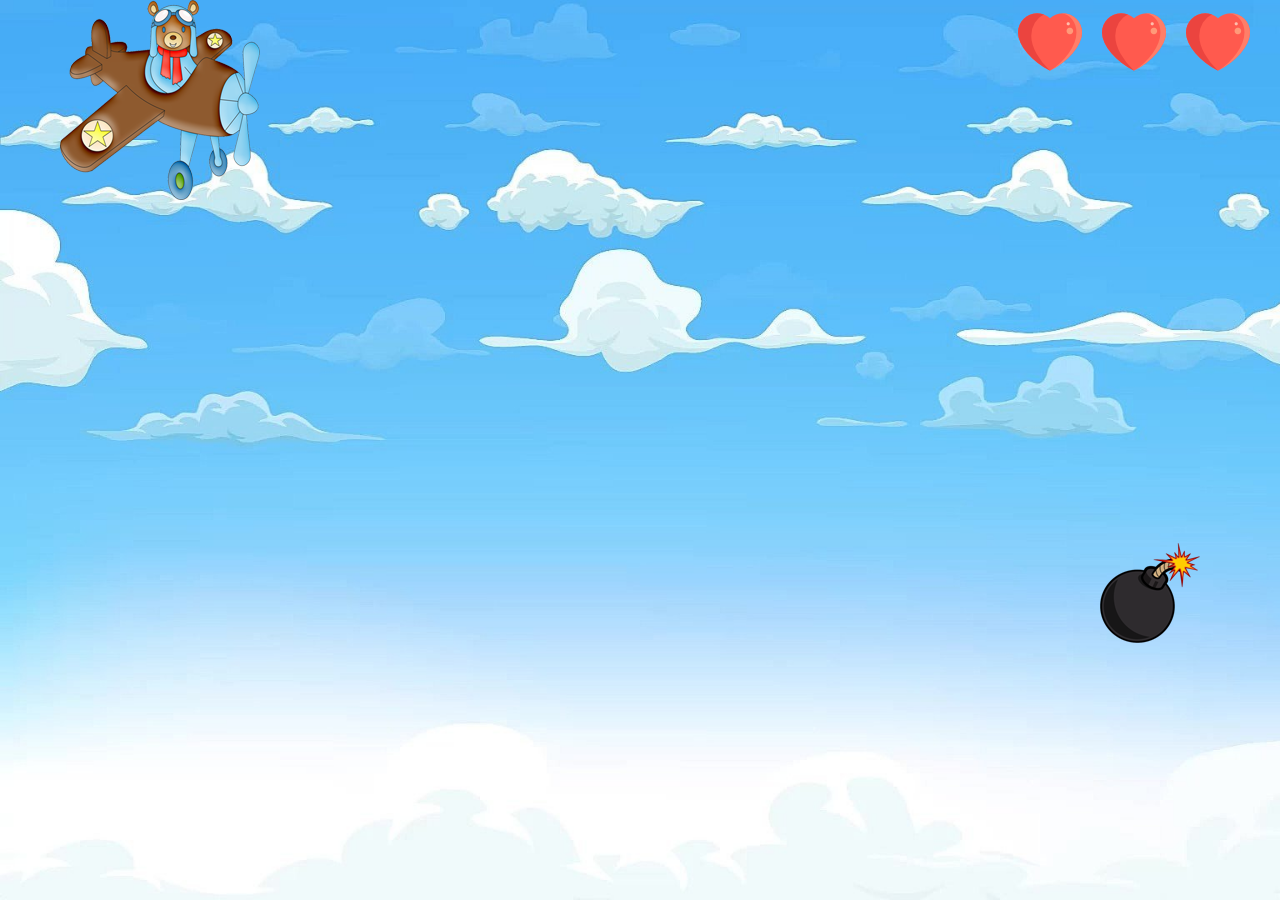
<file: Game/index.html>
<!DOCTYPE html>
<html lang="ru">

<head>
    <title>Super Game!</title>
    <link rel="stylesheet" type="text/css" href="styles.css">
</head>

<body>

    <div class="player"></div>

    <div id="health">
        <span></span>
        <span></span>
        <span></span>
    </div>

<script type="text/javascript" src="scripts.js"></script>
</body>
</html>
</file>
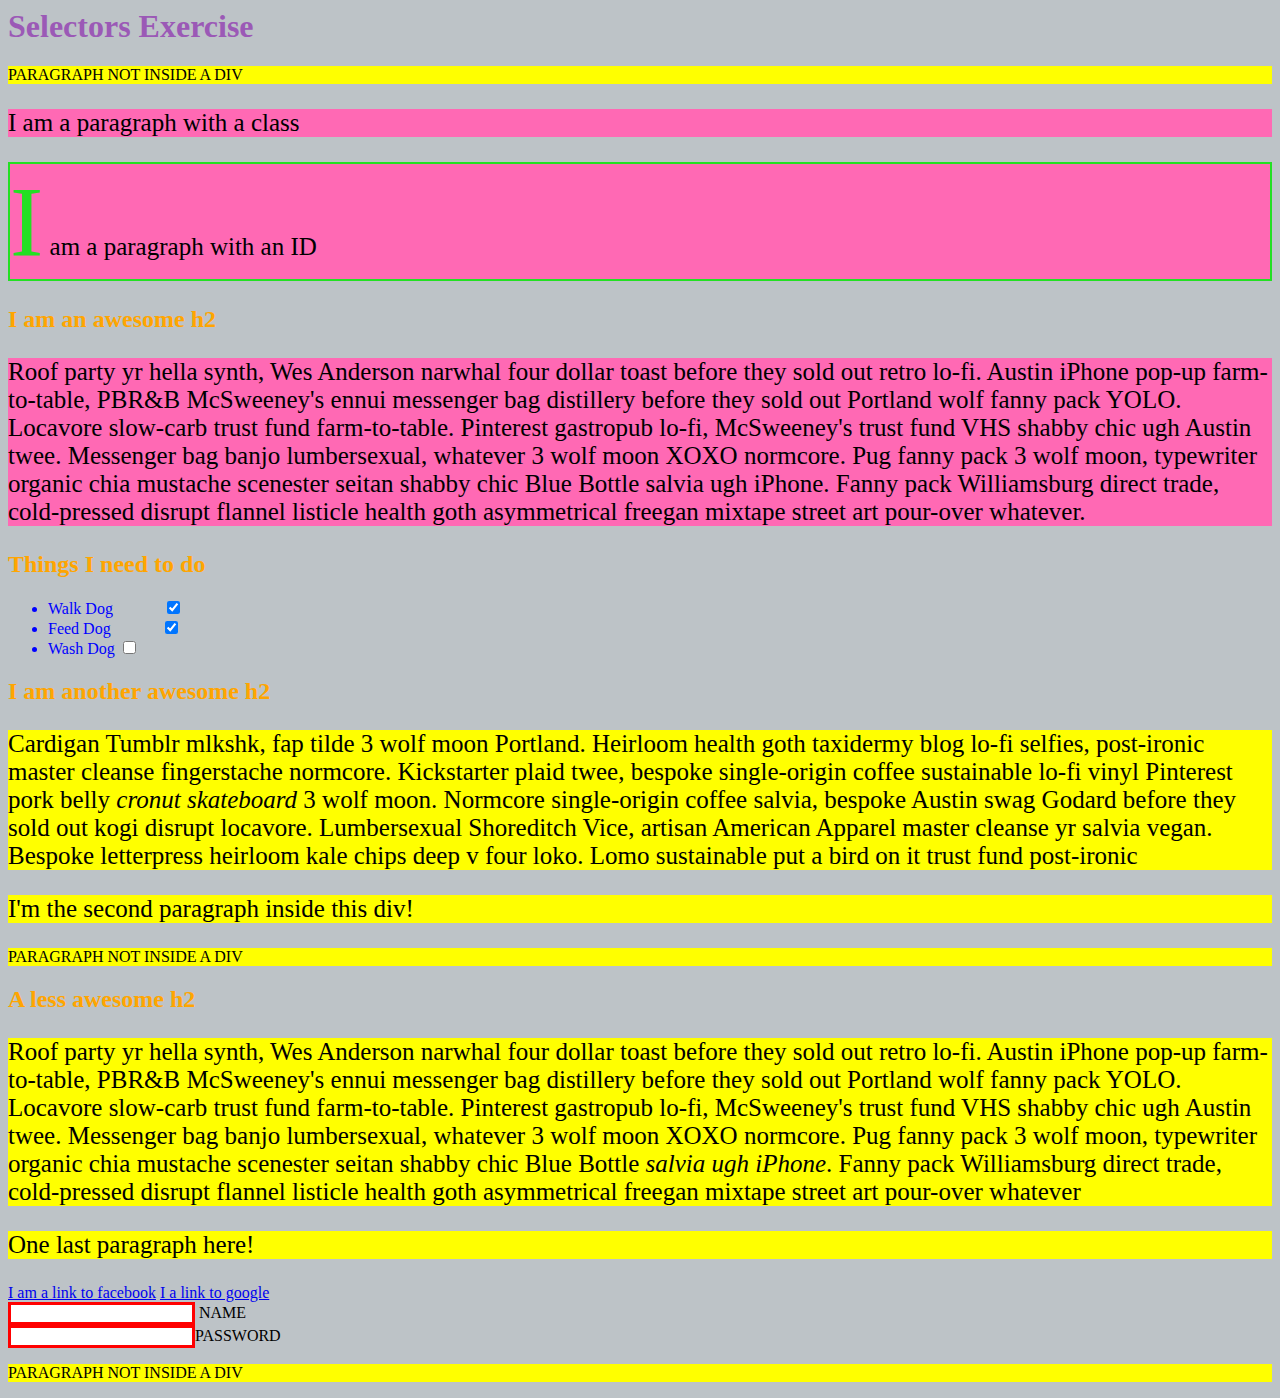
<file: Task-03_CSS_Selectors/index.html>
<html>

<head>
    <meta charset="UTF-8" />
    <title>Selectors Exercise</title>
    <link rel="stylesheet" type="text/css" href="styles.css" media="all"/>
</head>

<body>
    <h1>Selectors Exercise</h1>
    <p>PARAGRAPH NOT INSIDE A DIV</p>
    <div>
        <p class="hello">I am a paragraph with a class</p>
        <p id="special">I am a paragraph with an ID</p>
        <h2>I am an awesome h2</h2>
        <p>
            Roof party yr hella synth, Wes Anderson narwhal four dollar toast before
            they sold out retro lo-fi. Austin iPhone pop-up farm-to-table, PBR&B
            McSweeney's ennui messenger bag distillery before they sold out Portland
            wolf fanny pack YOLO. Locavore slow-carb trust fund farm-to-table.
            Pinterest gastropub lo-fi, McSweeney's trust fund VHS shabby chic ugh
            Austin twee. Messenger bag banjo lumbersexual, whatever 3 wolf moon XOXO
            normcore. Pug fanny pack 3 wolf moon, typewriter organic chia mustache
            scenester seitan shabby chic Blue Bottle salvia ugh iPhone. Fanny pack
            Williamsburg direct trade, cold-pressed disrupt flannel listicle health
            goth asymmetrical freegan mixtape street art pour-over whatever.
        </p>
    </div>
    <div>
        <h2>Things I need to do</h2>
        <ul>
            <li>Walk Dog <input type="checkbox" checked /></li>
            <li>Feed Dog <input type="checkbox" checked /></li>
            <li>Wash Dog <input type="checkbox" /></li>
        </ul>
    </div>
    <div>
        <h2>I am another awesome h2</h2>
        <p>
            Cardigan Tumblr mlkshk, fap tilde 3 wolf moon Portland. Heirloom health
            goth taxidermy blog lo-fi selfies, post-ironic master cleanse
            fingerstache normcore. Kickstarter plaid twee, bespoke single-origin
            coffee sustainable lo-fi vinyl Pinterest pork belly
            <em>cronut skateboard</em> 3 wolf moon. Normcore single-origin coffee
            salvia, bespoke Austin swag Godard before they sold out kogi disrupt
            locavore. Lumbersexual Shoreditch Vice, artisan American Apparel master
            cleanse yr salvia vegan. Bespoke letterpress heirloom kale chips deep v
            four loko. Lomo sustainable put a bird on it trust fund post-ironic
        </p>
        <p>I'm the second paragraph inside this div!</p>
    </div>
    <p>PARAGRAPH NOT INSIDE A DIV</p>
    <div>
        <h2>A less awesome h2</h2>
        <p>
            Roof party yr hella synth, Wes Anderson narwhal four dollar toast before
            they sold out retro lo-fi. Austin iPhone pop-up farm-to-table, PBR&B
            McSweeney's ennui messenger bag distillery before they sold out Portland
            wolf fanny pack YOLO. Locavore slow-carb trust fund farm-to-table.
            Pinterest gastropub lo-fi, McSweeney's trust fund VHS shabby chic ugh
            Austin twee. Messenger bag banjo lumbersexual, whatever 3 wolf moon XOXO
            normcore. Pug fanny pack 3 wolf moon, typewriter organic chia mustache
            scenester seitan shabby chic Blue Bottle <em>salvia ugh iPhone</em>.
            Fanny pack Williamsburg direct trade, cold-pressed disrupt flannel
            listicle health goth asymmetrical freegan mixtape street art pour-over
            whatever
        </p>
        <p>One last paragraph here!</p>
        <a href="https://www.facebook.com" target="_blank">I am a link to facebook</a>
        <a href="https://www.google.com" target="_blank">I a link to google</a><br />
        <input type="text" name="name" id="name" /><label for="name"> Name</label><br />
        <input type="password" name="password" id="password" /><label for="password">Password</label>
    </div>
    <p>PARAGRAPH NOT INSIDE A DIV</p>
</body>

</html>
</file>
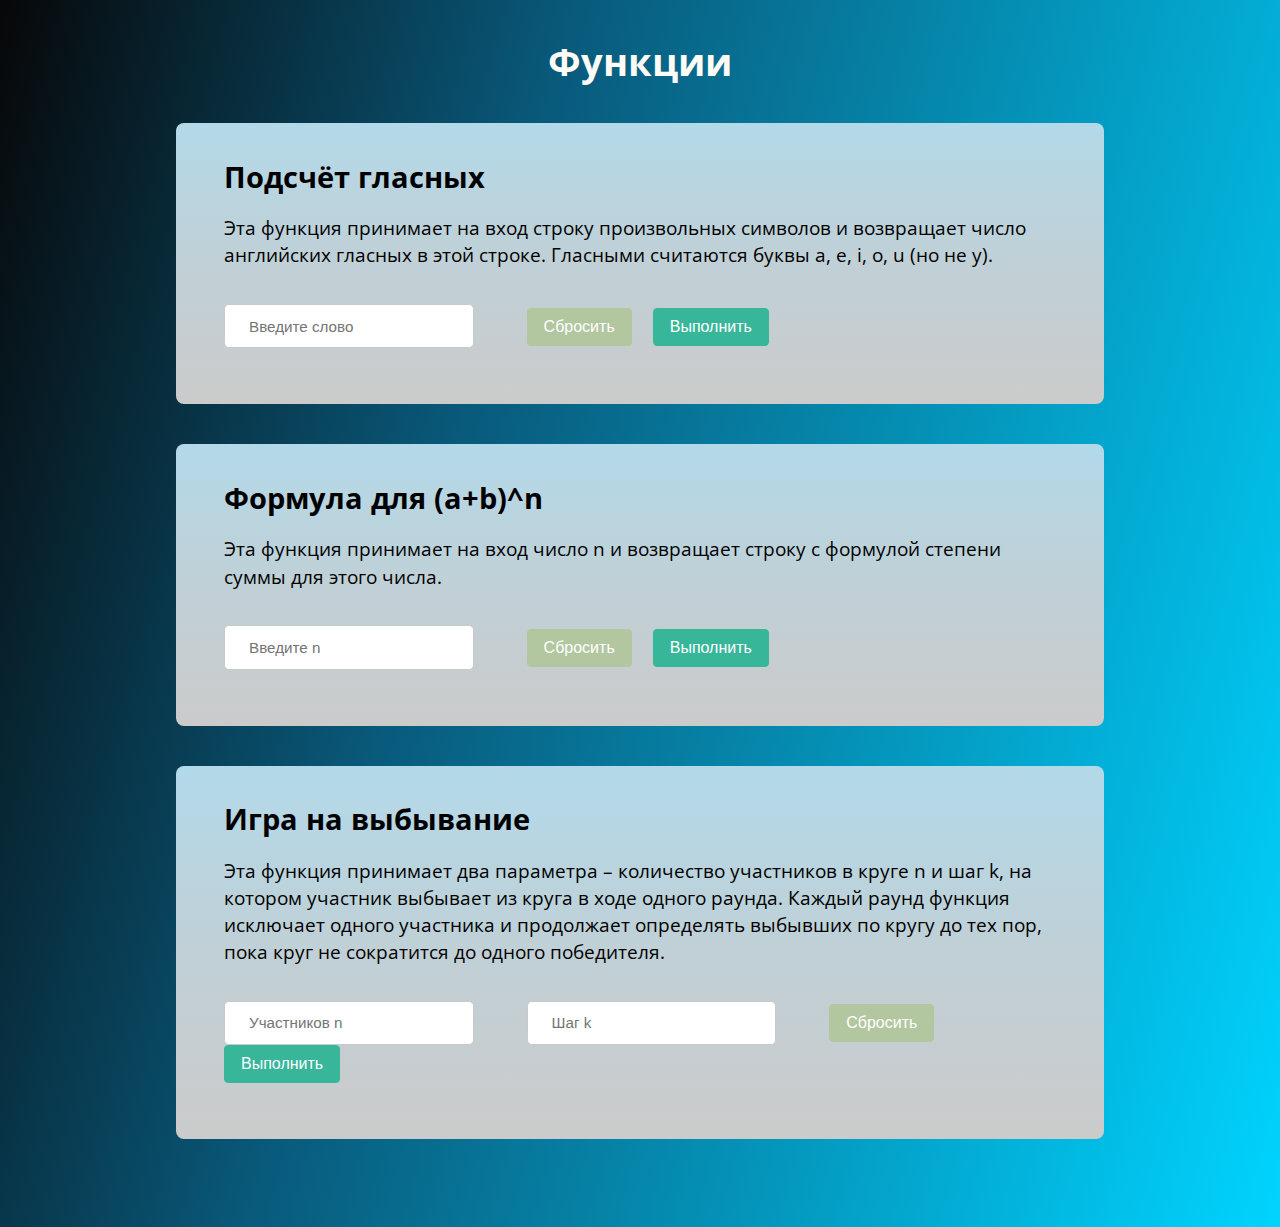
<file: Task-09_JS_and_DOM/index.html>
<!DOCTYPE html>
<html lang="en">

<head>
    <meta charset="UTF-8">
    <meta http-equiv="X-UA-Compatible" content="IE=edge">
    <meta name="viewport" content="width=device-width, initial-scale=1.0">
    <link rel="preconnect" href="https://fonts.googleapis.com">
    <link rel="preconnect" href="https://fonts.gstatic.com" crossorigin>
    <link href="https://fonts.googleapis.com/css2?family=Open+Sans:wght@300;400;600&family=Roboto:wght@100;300;400;500;700&display=swap" rel="stylesheet">
    <link rel="stylesheet" href="styles.css">
    <title>Task-9</title>
</head>

<body>
    <h1 class="title">Функции</h1>
    <div class="func-block">
        <h2>Подсчёт гласных</h2>
        <p>
            Эта функция принимает на вход строку произвольных символов и возвращает число английских гласных в этой
            строке.
            Гласными считаются буквы a, e, i, o, u (но не y).
        </p>
        <input id="vowel" type="text" placeholder="Введите слово">
        <button class="clearVowel">Сбросить</button>
        <button class="vowel-btn">Выполнить</button>
        <div class="vowelResult result"></div>
    </div>
    <div class="func-block">
        <h2>Формула для (a+b)^n</h2>
        <p>
            Эта функция принимает на вход число n и возвращает строку с формулой степени суммы для этого числа.
        </p>
        <input id="degree" type="number" placeholder="Введите n">
        <button class="clearDegree">Сбросить</button>
        <button class="degree-btn">Выполнить</button>
        <div class="degreeResult result"></div>
    </div>
    <div class="func-block">
        <h2>Игра на выбывание</h2>
        <p>
            Эта функция принимает два параметра – количество участников в круге n и шаг k,
            на котором участник выбывает из круга в ходе одного раунда. Каждый раунд функция исключает одного участника
            и продолжает определять выбывших по кругу до тех пор, пока круг не сократится до одного победителя.
        </p>
        <input id="eleminateN" type="number" placeholder="Участников n" min="1">
        <input id="eleminateM" type="number" placeholder="Шаг k" min="1">
        <button class="clearEleminate">Сбросить</button>
        <button class="eleminate-btn">Выполнить</button>
        <div class="eleminateResult result"></div>
    </div>
    <script src="script.js"></script>
</body>

</html>
</file>
<file: Game/styles.css>
html, body {
    height: 100%;
    width: 100%;
    margin: 0;
    padding: 0;
}

body {
    background: url(images/background.jpg);
    background-size: cover;
    position: relative;
}

.gameover {
    background: black, url(images/gameover.jpg);
    background-size: cover;
    position: relative;
}

.player {
    height: 200px;
    width: 200px;
    position: absolute;
    top: calc(50%-225px);
    left: 60px;
    background: url(images/player.png);
}

.enemy {
    position: absolute;
    top: calc(50% - 85)px;
    right: 20px;
    width: 100px;
    height: 100px;
    background: url(images/bomb.png);
    -webkit-transition: all 0.1s;
    -moz-transition: all 0.1s;
    transition: all 0.1s;
}

.bullet {
    width: 50px;
    height: 25px;
    background: url(images/bullet.png);
    position: absolute;
    top: 20%;
    left: 250px;
    z-index: 5;
}

.boom {
  background: url(images/boom.gif);
  position: absolute;
  width: 200px;
  height: 200px;
}

#health {
  position: absolute;
  top: 20 px;
  right: 20px;

}

#health span {
  display: block;
  margin: 10px;
  float: left;
  width: 64px;
  height: 64px;
  background: url(images/heart.png);
  background-size: cover;
}
</file>
<file: Task-03_CSS_Selectors/styles.css>
body {background: #bdc3c7;}
h1 {color: #9b59b6;}
h2 {color: orange}
li {color: blue}
p {background-color: yellow;}
input {border-color: red; border-width: 3px; border-style: solid;}
.hello {background: white;}
#special {border-color: rgb(35, 224, 35); border-width: 2px; border-style: solid;}
div p {font-size: 25px;}
input:text {background: gray;}
div:nth-child(3) p {background: hotpink;}
div:nth-child(3) p:nth-child(2) {border-color: white; border-width: 5px; border-style: solid;}
div:nth-child(3) em {background: white; font-size: 20px;}
input:checked:checked {margin-left: 50px;}
label {text-transform: uppercase;}
#special::first-letter {color: rgb(35, 224, 35); font-size: 100px;}
h1:hover {color: red;}
a:visited {color: rgb(35, 224, 35);}
</file>
<file: Task-09_JS_and_DOM/styles.css>
* {
    box-sizing: border-box;
}
body {
    font-family: 'Open Sans', sans-serif;
    font-size: 1.2rem;
    line-height: 1.7rem;
    margin: auto;
    padding: 3rem 5rem 3rem 5rem;
    width: 85%;
    color: rgb(255, 251, 246);
    background: rgb(7,7,8);
    background: linear-gradient(105deg, rgba(7,7,8,1) 0%, rgba(9,88,121,1) 35%, rgba(0,212,255,1) 100%);
}
input {
    border-radius: 0.3rem;
    border: 1px solid rgb(202, 202, 202);
    cursor: pointer;
    align-items: center;
    text-align: start;
    width: 30%;
    font-size: 0.95rem;
    padding: 0.8rem 1.5rem;
    margin-top: 1rem;
    margin-right: 3rem;
}
button {
    line-height: 1.25;
    cursor: pointer;
    border: 1px solid transparent;
    padding: 0.5rem 1rem;
    margin-right: 1rem;
    font-size: 1rem;
    border-radius: 0.25rem;
    background-color:#37b69a;
    border-color: #37b69a;
    color: white
}
button:hover {
    transform: scale(1.10);
}
.title {
    margin-top: 0;
    margin-bottom: 3rem;
    text-align: center;
}
.clearVowel,
.clearDegree,
.clearEleminate {
    color: white;
    background-color: rgb(178, 199, 159);
    border-color: rgb(178, 199, 159);
}
.result {
    margin: 2.5rem 0;
    line-height: 2.5rem;
}
.func-block {
    background: rgb(203,203,203);
    background: linear-gradient(0deg, rgba(203,203,203,1) 0%, rgba(192,208,214,1) 50%, rgba(179,217,233,1) 100%);
    color: black;
    padding: 1rem 3rem;
    margin-bottom: 2.5rem;
    border-radius:0.5rem
}
</file>
